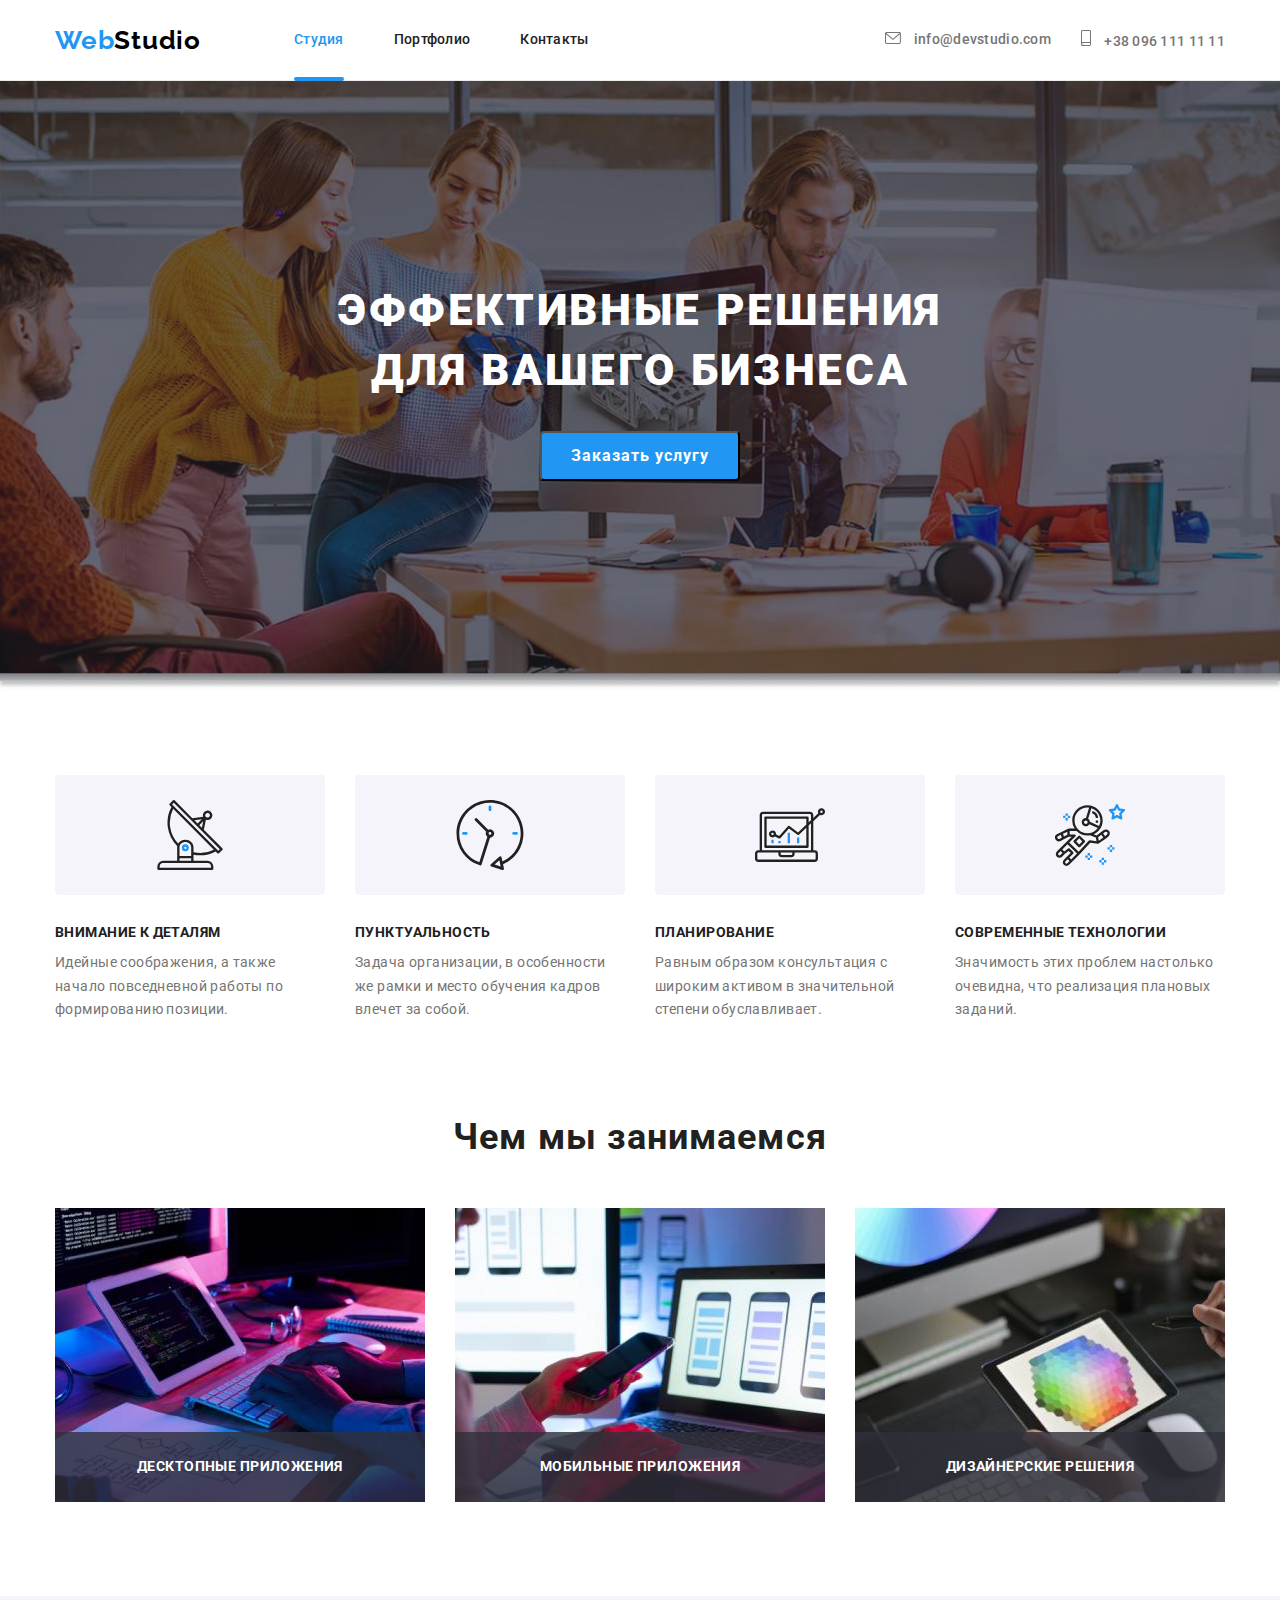
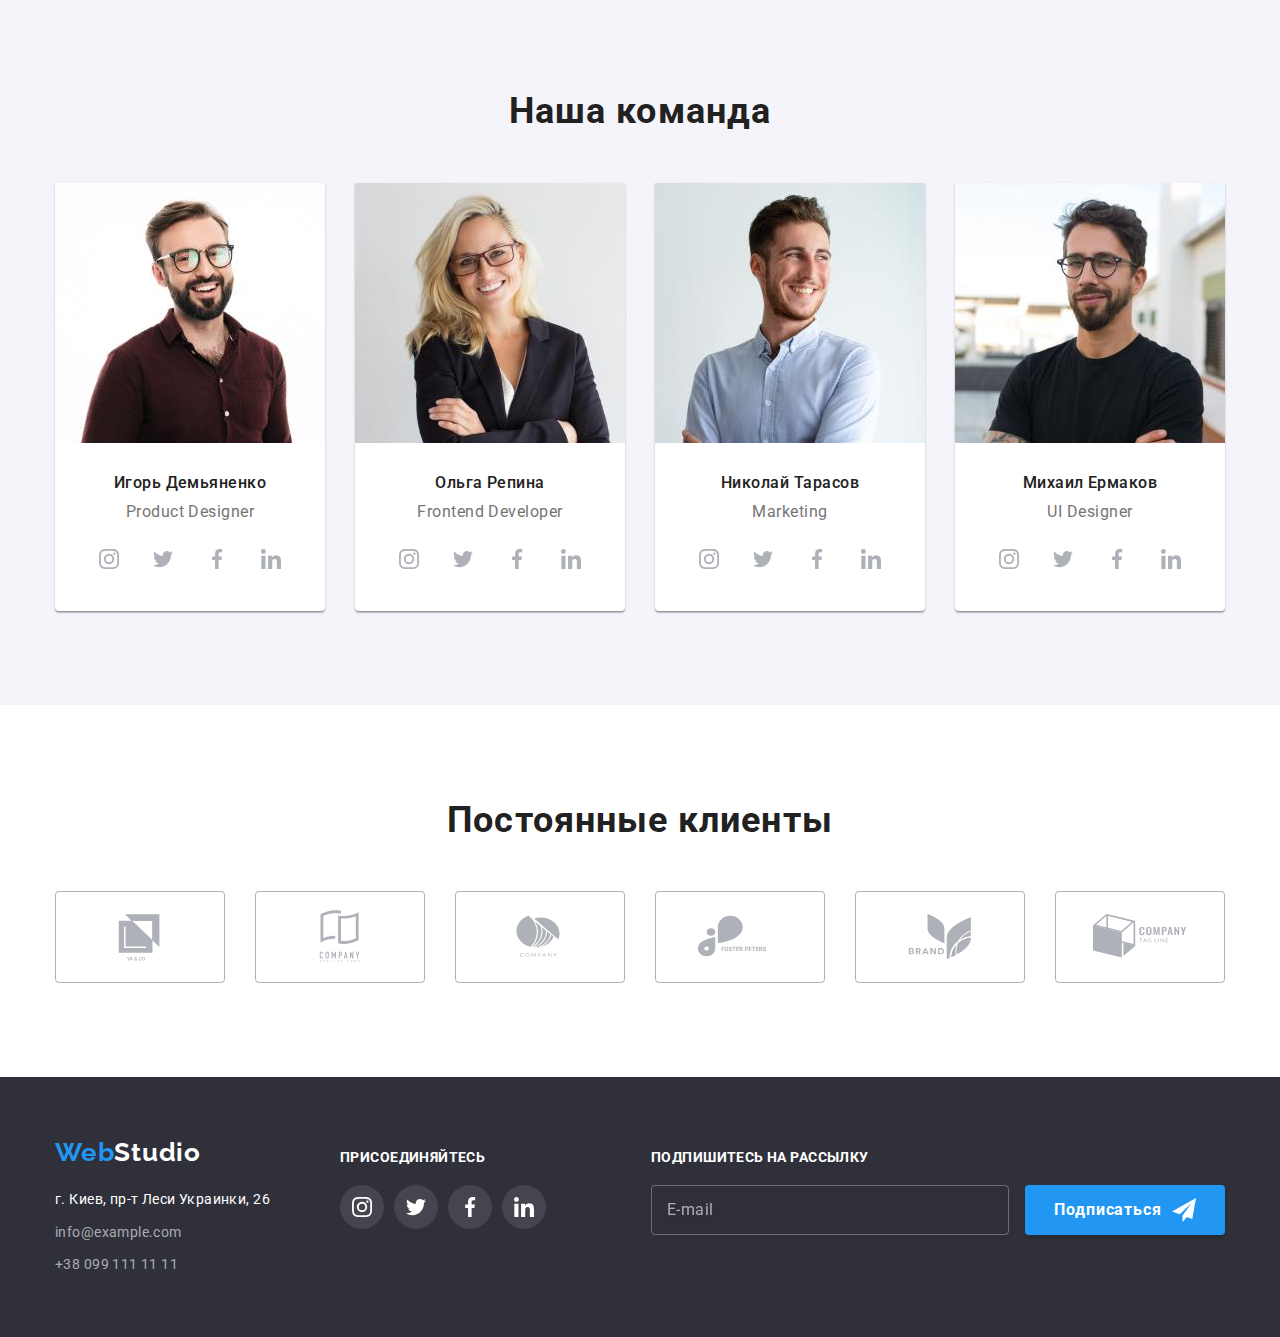
<file: index.html>
<!DOCTYPE html>
<html lang="ru">
  <head>
    <meta charset="UTF-8" />
    <meta http-equiv="X-UA-Compatible" content="IE=edge" />
    <meta name="viewport" content="width=device-width, initial-scale=1.0" />
    <title>Document</title>
    <link rel="preconnect" href="https://fonts.googleapis.com" />
    <link rel="preconnect" href="https://fonts.gstatic.com" crossorigin />
    <link
      href="https://fonts.googleapis.com/css2?family=Raleway:wght@700&family=Roboto:wght@400;500;700;900&display=swap"
      rel="stylesheet"
    />
    <link rel="stylesheet" href="./css/main.min.css" />
  </head>
  <body>
    <header class="header">
      <div class="container header__container">
        <nav class="header-navigation">
          <a href="./index.html" class="logo link" lang="en"
            ><span class="logo__first-part">Web</span
            ><span class="logo__second-part_dark">Studio</span></a
          >
          <ul class="list navigation-list">
            <li class="navigation-list__item">
              <a class="link page-link active" href="index.html">Студия</a>
            </li>
            <li class="navigation-list__item">
              <a class="link page-link" href="portfolio.html">Портфолио</a>
            </li>
            <li class="navigation-list__item">
              <a class="link page-link" href="">Контакты</a>
            </li>
          </ul>
        </nav>
        <ul class="contacts list">
          <li class="contacts__item">
            <a class="contact__link link" href="mailto:info@devstudio.com">
              <svg class="contact__icon" width="16" height="12">
                <use href="./images/icons.svg#icon-envelope"></use>
              </svg>
              info@devstudio.com</a
            >
          </li>
          <li class="contacts__item">
            <a class="contact__link link" href="tel:+380961111111">
              <svg class="contact__icon" width="10" height="16">
                <use href="./images/icons.svg#icon-smartphone"></use>
              </svg>
              +38 096 111 11 11</a
            >
          </li>
        </ul>
      </div>
    </header>
    <main>
      <section class="hero">
        <div class="container hero__container">
          <h1 class="hero__title">
            Эффективные решения<br />для вашего бизнеса
          </h1>
          <button class="hero__button" type="button" data-modal-open>
            Заказать услугу
          </button>
        </div>
      </section>
      <section class="traits">
        <div class="container">
          <h2 class="visually-hidden">Наши достоинства</h2>
          <ul class="traits__list list">
            <li class="traits__item">
              <div class="traits__logo">
                <svg class="traits__icon" width="70" height="70">
                  <use href="./images/icons.svg#icon-antenna"></use>
                </svg>
              </div>
              <h3 class="traits__title">Внимание к деталям</h3>
              <p class="traits__description">
                Идейные соображения, а также начало повседневной работы по
                формированию позиции.
              </p>
            </li>
            <li class="traits__item">
              <div class="traits__logo">
                <svg class="traits__icon" width="70" height="70">
                  <use href="./images/icons.svg#icon-clock"></use>
                </svg>
              </div>
              <h3 class="traits__title">Пунктуальность</h3>
              <p class="traits__description">
                Задача организации, в особенности же рамки и место обучения
                кадров влечет за собой.
              </p>
            </li>
            <li class="traits__item">
              <div class="traits__logo">
                <svg class="traits__icon" width="70" height="70">
                  <use href="./images/icons.svg#icon-diagram"></use>
                </svg>
              </div>
              <h3 class="traits__title">Планирование</h3>
              <p class="traits__description">
                Равным образом консультация с широким активом в значительной
                степени обуславливает.
              </p>
            </li>
            <li class="traits__item">
              <div class="traits__logo">
                <svg class="traits__icon" width="70" height="70">
                  <use href="./images/icons.svg#icon-astronaut"></use>
                </svg>
              </div>
              <h3 class="traits__title">Современные технологии</h3>
              <p class="traits__description">
                Значимость этих проблем настолько очевидна, что реализация
                плановых заданий.
              </p>
            </li>
          </ul>
        </div>
      </section>
      <section class="about">
        <div class="container">
          <h2 class="about__title">Чем мы занимаемся</h2>
          <ul class="about__list list">
            <li class="about__item">
              <div class="about__poster">
                <img
                  src="./images/box-desktop.jpg"
                  alt="работа на десктопе"
                  width="370"
                  height="294"
                />
                <p class="about__text">Десктопные приложения</p>
              </div>
            </li>
            <li class="about__item">
              <div class="about__poster">
                <img
                  src="./images/box-laptop.jpg"
                  alt="работа на лептопе"
                  width="370"
                  height="294"
                />
                <p class="about__text">Мобильные приложения</p>
              </div>
            </li>
            <li class="about__item">
              <div class="about__poster">
                <img
                  src="./images/box-tablet.jpg"
                  alt="работа на планшете"
                  width="370"
                  height="294"
                />
                <p class="about__text">Дизайнерские решения</p>
              </div>
            </li>
          </ul>
        </div>
      </section>
      <section class="team">
        <div class="container">
          <h2 class="team__title">Наша команда</h2>
          <ul class="team__list list">
            <li class="team__member">
              <img
                src="./images/demjanenko.jpg"
                alt="аватарка"
                width="270"
                height="260"
              />
              <div class="unit">
                <h3 class="unit__name">Игорь Демьяненко</h3>
                <p lang="en" class="unit__position">Product Designer</p>
                <ul class="socials list">
                  <li class="socials__item">
                    <a href="" class="socials__link">
                      <svg class="socials__icon" width="20" height="20">
                        <use href="./images/icons.svg#icon-instagram"></use>
                      </svg>
                    </a>
                  </li>
                  <li class="socials__item">
                    <a href="" class="socials__link">
                      <svg class="socials__icon" width="20" height="20">
                        <use href="./images/icons.svg#icon-twitter"></use>
                      </svg>
                    </a>
                  </li>
                  <li class="socials__item">
                    <a href="" class="socials__link">
                      <svg class="socials__icon" width="20" height="20">
                        <use href="./images/icons.svg#icon-facebook"></use>
                      </svg>
                    </a>
                  </li>
                  <li class="socials__item">
                    <a href="" class="socials__link">
                      <svg class="socials__icon" width="20" height="20">
                        <use href="./images/icons.svg#icon-linkedin"></use>
                      </svg>
                    </a>
                  </li>
                </ul>
              </div>
            </li>
            <li class="team__member">
              <img
                src="./images/repina.jpg"
                alt="аватарка"
                width="270"
                height="260"
              />
              <div class="unit">
                <h3 class="unit__name">Ольга Репина</h3>
                <p lang="en" class="unit__position">Frontend Developer</p>
                <ul class="socials list">
                  <li class="socials__item">
                    <a href="" class="socials__link">
                      <svg class="socials__icon" width="20" height="20">
                        <use href="./images/icons.svg#icon-instagram"></use>
                      </svg>
                    </a>
                  </li>
                  <li class="socials__item">
                    <a href="" class="socials__link">
                      <svg class="socials__icon" width="20" height="20">
                        <use href="./images/icons.svg#icon-twitter"></use>
                      </svg>
                    </a>
                  </li>
                  <li class="socials__item">
                    <a href="" class="socials__link">
                      <svg class="socials__icon" width="20" height="20">
                        <use href="./images/icons.svg#icon-facebook"></use>
                      </svg>
                    </a>
                  </li>
                  <li class="socials__item">
                    <a href="" class="socials__link">
                      <svg class="socials__icon" width="20" height="20">
                        <use href="./images/icons.svg#icon-linkedin"></use>
                      </svg>
                    </a>
                  </li>
                </ul>
              </div>
            </li>
            <li class="team__member">
              <img
                src="./images/tarasov.jpg"
                alt="аватарка"
                width="270"
                height="260"
              />
              <div class="unit">
                <h3 class="unit__name">Николай Тарасов</h3>
                <p lang="en" class="unit__position">Marketing</p>
                <ul class="socials list">
                  <li class="socials__item">
                    <a href="" class="socials__link">
                      <svg class="socials__icon" width="20" height="20">
                        <use href="./images/icons.svg#icon-instagram"></use>
                      </svg>
                    </a>
                  </li>
                  <li class="socials__item">
                    <a href="" class="socials__link">
                      <svg class="socials__icon" width="20" height="20">
                        <use href="./images/icons.svg#icon-twitter"></use>
                      </svg>
                    </a>
                  </li>
                  <li class="socials__item">
                    <a href="" class="socials__link">
                      <svg class="socials__icon" width="20" height="20">
                        <use href="./images/icons.svg#icon-facebook"></use>
                      </svg>
                    </a>
                  </li>
                  <li class="socials__item">
                    <a href="" class="socials__link">
                      <svg class="socials__icon" width="20" height="20">
                        <use href="./images/icons.svg#icon-linkedin"></use>
                      </svg>
                    </a>
                  </li>
                </ul>
              </div>
            </li>
            <li class="team__member">
              <img
                src="./images/ermakov.jpg"
                alt="аватарка"
                width="270"
                height="260"
              />
              <div class="unit">
                <h3 class="unit__name">Михаил Ермаков</h3>
                <p lang="en" class="unit__position">UI Designer</p>
                <ul class="socials list">
                  <li class="socials__item">
                    <a href="" class="socials__link">
                      <svg class="socials__icon" width="20" height="20">
                        <use href="./images/icons.svg#icon-instagram"></use>
                      </svg>
                    </a>
                  </li>
                  <li class="socials__item">
                    <a href="" class="socials__link">
                      <svg class="socials__icon" width="20" height="20">
                        <use href="./images/icons.svg#icon-twitter"></use>
                      </svg>
                    </a>
                  </li>
                  <li class="socials__item">
                    <a href="" class="socials__link">
                      <svg class="socials__icon" width="20" height="20">
                        <use href="./images/icons.svg#icon-facebook"></use>
                      </svg>
                    </a>
                  </li>
                  <li class="socials__item">
                    <a href="" class="socials__link">
                      <svg class="socials__icon" width="20" height="20">
                        <use href="./images/icons.svg#icon-linkedin"></use>
                      </svg>
                    </a>
                  </li>
                </ul>
              </div>
            </li>
          </ul>
        </div>
      </section>
      <section class="customers">
        <div class="container">
          <h2 class="customers__title">Постоянные клиенты</h2>
          <ul class="customers__logos list">
            <li class="customers__item">
              <a href="" class="customers__link">
                <svg class="customer__logo" width="106" height="60">
                  <use href="./images/icons.svg#icon-ya-and-ko"></use>
                </svg>
              </a>
            </li>
            <li class="customers__item">
              <a href="" class="customers__link">
                <svg class="customer__logo" width="106" height="60">
                  <use
                    href="./images/icons.svg#icon-company-tag-line-here"
                  ></use>
                </svg>
              </a>
            </li>
            <li class="customers__item">
              <a href="" class="customers__link">
                <svg class="customer__logo" width="106" height="60">
                  <use href="./images/icons.svg#icon-company"></use>
                </svg>
              </a>
            </li>
            <li class="customers__item">
              <a href="" class="customers__link">
                <svg class="customer__logo" width="106" height="60">
                  <use href="./images/icons.svg#icon-foster-peters"></use>
                </svg>
              </a>
            </li>
            <li class="customers__item">
              <a href="" class="customers__link">
                <svg class="customer__logo" width="106" height="60">
                  <use href="./images/icons.svg#icon-brand"></use>
                </svg>
              </a>
            </li>
            <li class="customers__item">
              <a href="" class="customers__link">
                <svg class="customer__logo" width="106" height="60">
                  <use href="./images/icons.svg#icon-tag-line-company"></use>
                </svg>
              </a>
            </li>
          </ul>
        </div>
      </section>
    </main>
    <footer class="footer">
      <div class="container footer-container">
        <ul class="footer-list list">
          <li class="footer-list__item">
            <div class="logo-box">
              <a class="logo link" href="./index.html" lang="en"
                ><span class="logo__first-part">Web</span
                ><span class="logo__second-part_light">Studio</span></a
              >
            </div>
            <address>
              <ul class="address-list list">
                <li class="address-list__item">
                  <a
                    class="map-link link"
                    href="https://goo.gl/maps/PAfpmVnmsfbDf3pm9"
                    target="_blank"
                    rel="noopener noreferrer"
                    >г. Киев, пр-т Леси Украинки, 26</a
                  >
                </li>
                <li class="address-list__item">
                  <a
                    class="address-list__link link"
                    href="mailto:info@example.com"
                    >info@example.com</a
                  >
                </li>
                <li class="address-list__item">
                  <a class="address-list__link link" href="tel:+380991111111"
                    >+38 099 111 11 11</a
                  >
                </li>
              </ul>
            </address>
          </li>
          <li class="footer-list__item">
            <div class="join-us">
              <p class="footer-title">Присоединяйтесь</p>
              <ul class="our-socials list">
                <li class="our-socials__item">
                  <a href="" class="our-socials__link">
                    <svg class="our-socials__icon" width="20" height="20">
                      <use href="./images/icons.svg#icon-instagram"></use>
                    </svg>
                  </a>
                </li>
                <li class="our-socials__item">
                  <a href="" class="our-socials__link">
                    <svg class="our-socials__icon" width="20" height="20">
                      <use href="./images/icons.svg#icon-twitter"></use>
                    </svg>
                  </a>
                </li>
                <li class="our-socials__item">
                  <a href="" class="our-socials__link">
                    <svg class="our-socials__icon" width="20" height="20">
                      <use href="./images/icons.svg#icon-facebook"></use>
                    </svg>
                  </a>
                </li>
                <li class="our-socials__item">
                  <a href="" class="our-socials__link">
                    <svg class="our-socials__icon" width="20" height="20">
                      <use href="./images/icons.svg#icon-linkedin"></use>
                    </svg>
                  </a>
                </li>
              </ul>
            </div>
          </li>
        </ul>
        <div class="online-form">
          <p class="footer-title">Подпишитесь на рассылку</p>
          <form action="#" class="online-input">
            <input
              type="email"
              class="online-email"
              name="online-input"
              placeholder="E-mail"
            />
            <button type="submit" class="online-btn">
              Подписаться
              <svg class="online-input__logo" width="24" height="24">
                <use href="./images/icons.svg#icon-send"></use>
              </svg>
            </button>
          </form>
        </div>
      </div>
    </footer>
    <div class="backdrop is-hidden" data-modal>
      <div class="modal">
        <button type="button" class="modal__close-btn" data-modal-close>
          <svg class="modal__close-icon" width="18" height="18">
            <use href="./images/icons.svg#icon-close"></use>
          </svg>
        </button>
        <p class="modal__title">Оставьте свои данные, мы вам перезвоним</p>
        <form action="#" class="modal__form">
          <div class="modal__field">
            <label for="user-name" class="modal__label-text">Имя</label>
            <div class="modal__wrap">
              <input
                type="text"
                name="user-name"
                id="user-name"
                class="modal__input"
                required
                minlength="2"
              /><svg class="input-icon" width="18px" height="18px">
                <use href="images/icons.svg#icon-person"></use>
              </svg>
            </div>
          </div>
          <div class="modal__field">
            <label for="user-tel" class="modal__label-text">Телефон</label>
            <div class="modal__wrap">
              <input
                type="tel"
                name="user-tel"
                id="user-tel"
                class="modal__input"
                required
              />
              <svg class="input-icon" width="18px" height="18px">
                <use href="images/icons.svg#icon-phone"></use>
              </svg>
            </div>
          </div>
          <div class="modal__field">
            <label for="user-mail" class="modal__label-text">Почта</label>
            <div class="modal__wrap">
              <input
                type="email"
                name="user-mail"
                id="user-mail"
                class="modal__input"
              /><svg class="input-icon" width="18px" height="18px">
                <use href="images/icons.svg#icon-email"></use>
              </svg>
            </div>
          </div>
          <div class="modal__field">
            <label for="coment" class="modal__label-text">Комментарий</label>
            <textarea
              name="coment"
              id="coment"
              cols="30"
              rows="10"
              class="modal__textarea"
              placeholder="Введите текст"
            ></textarea>
          </div>
          <div class="modal__field">
            <input
              type="checkbox"
              name="policy"
              id="policy"
              class="modal__check visually-hidden"
            />
            <label for="policy" class="check__text"
              ><span class="check__item">
                <svg class="check__icon" width="11px" height="8px">
                  <use href="images/icons.svg#icon-check"></use>
                </svg>
              </span>
              Соглашаюсь с рассылкой и принимаю
              <a href="" class="modal__terms-link">Условия договора</a></label
            >
          </div>

          <button type="submit" class="modal__button">Отправить</button>
        </form>
      </div>
    </div>
    <script src="./js/modal.js"></script>
  </body>
</html>
</file>
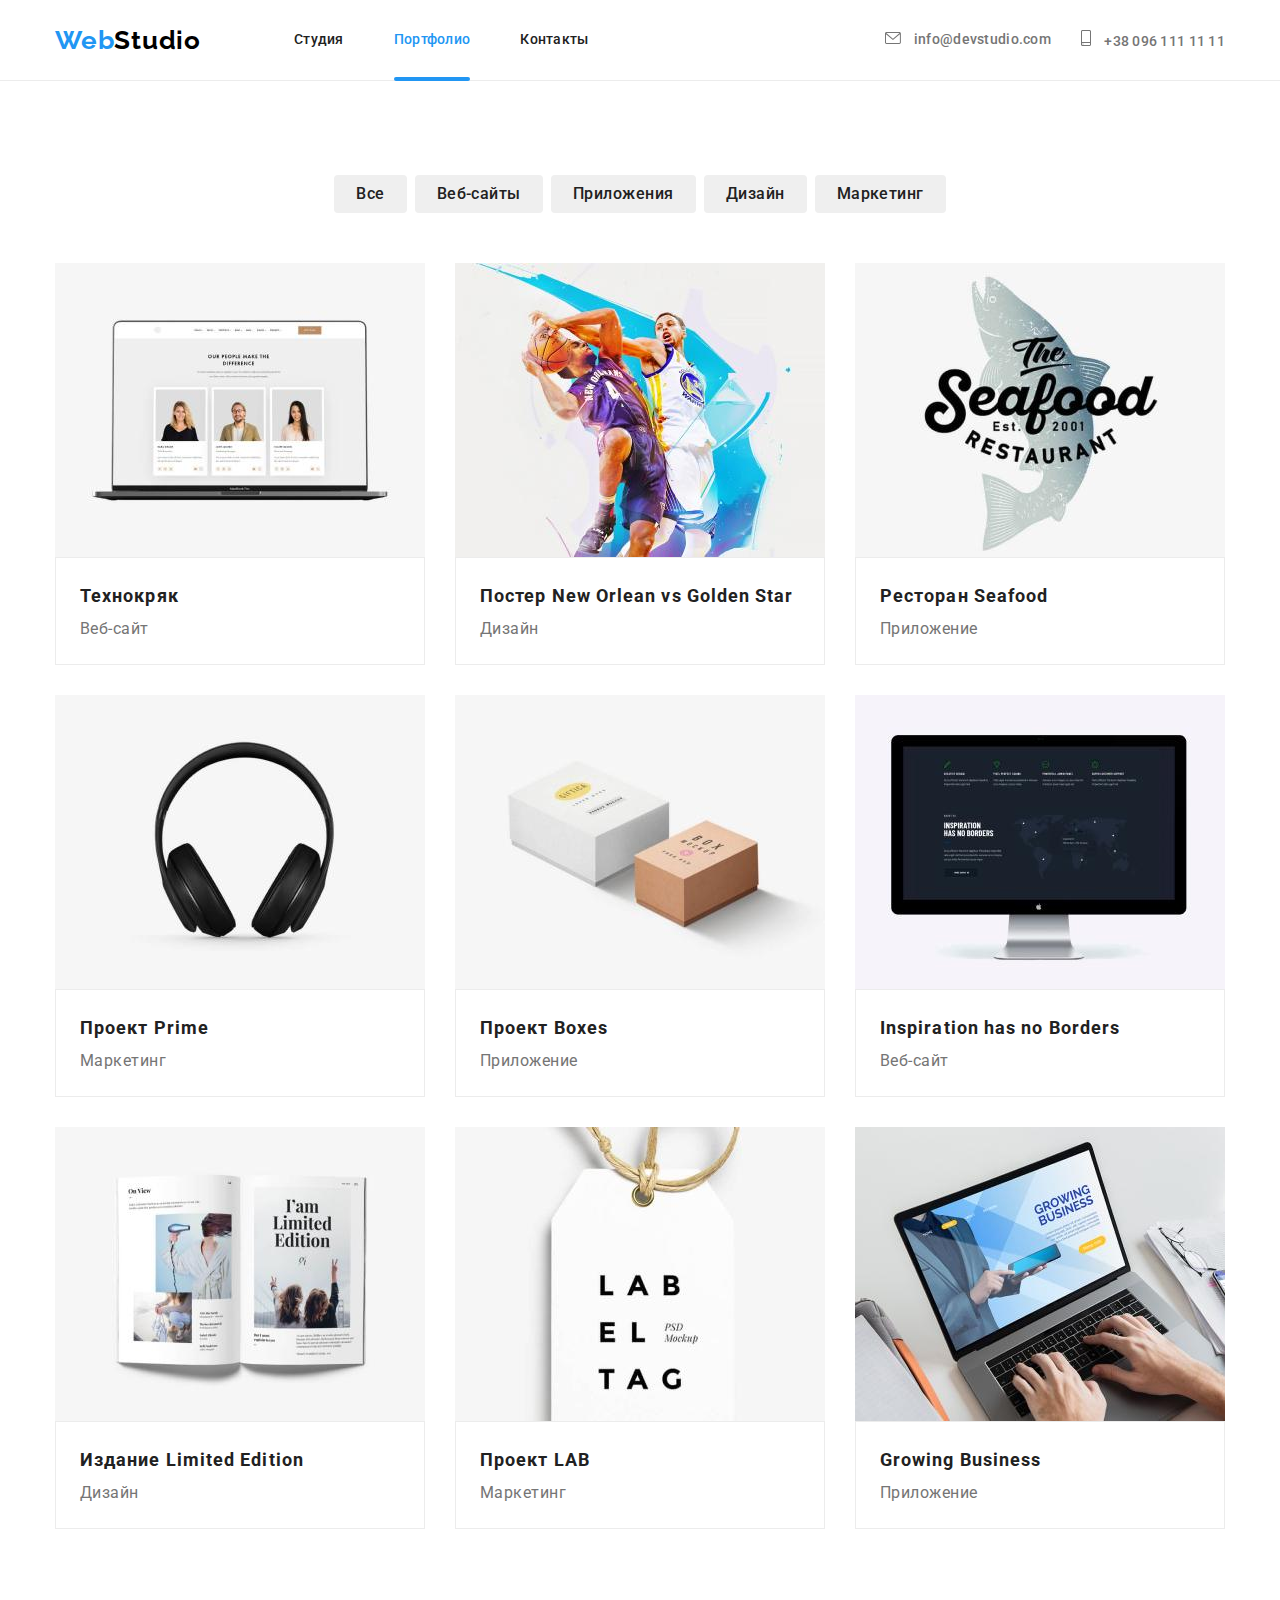
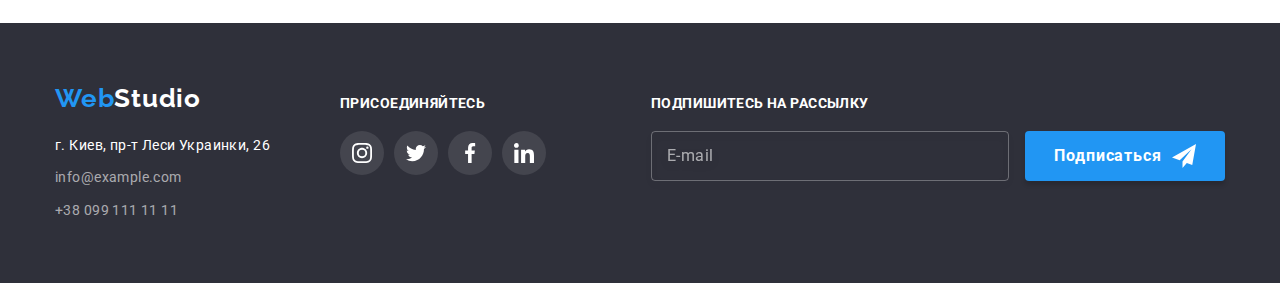
<file: portfolio.html>
<!DOCTYPE html>
<html lang="en">
  <head>
    <meta charset="UTF-8" />
    <meta http-equiv="X-UA-Compatible" content="IE=edge" />
    <meta name="viewport" content="width=device-width, initial-scale=1.0" />
    <title>Document</title>
    <link rel="preconnect" href="https://fonts.googleapis.com" />
    <link rel="preconnect" href="https://fonts.gstatic.com" crossorigin />
    <link
      href="https://fonts.googleapis.com/css2?family=Raleway:wght@700&family=Roboto:wght@400;500;700;900&display=swap"
      rel="stylesheet"
    />
    <link rel="stylesheet" href="./css/main.min.css" />
  </head>
  <body>
    <header class="header">
      <div class="container header__container">
        <nav class="header-navigation">
          <a href="./index.html" class="logo link" lang="en"
            ><span class="logo__first-part">Web</span
            ><span class="logo__second-part_dark">Studio</span></a
          >
          <ul class="list navigation-list">
            <li class="navigation-list__item">
              <a class="link page-link" href="index.html">Студия</a>
            </li>
            <li class="navigation-list__item">
              <a class="link page-link active" href="portfolio.html"
                >Портфолио</a
              >
            </li>
            <li class="navigation-list__item">
              <a class="link page-link" href="">Контакты</a>
            </li>
          </ul>
        </nav>
        <ul class="contacts list">
          <li class="contacts__item">
            <a class="contact__link link" href="mailto:info@devstudio.com">
              <svg class="contact__icon" width="16" height="12">
                <use href="./images/icons.svg#icon-envelope"></use>
              </svg>
              info@devstudio.com</a
            >
          </li>
          <li class="contacts__item">
            <a class="contact__link link" href="tel:+380961111111">
              <svg class="contact__icon" width="10" height="16">
                <use href="./images/icons.svg#icon-smartphone"></use>
              </svg>
              +38 096 111 11 11</a
            >
          </li>
        </ul>
      </div>
    </header>
    <main>
      <section class="portfolio">
        <div class="container">
          <h1 class="visually-hidden">Портфолио</h1>
          <ul class="portfolio-buttons list">
            <li class="portfolio-buttons__item">
              <button class="filter-button" type="button">Все</button>
            </li>
            <li class="portfolio-buttons__item">
              <button class="filter-button" type="button">Веб-сайты</button>
            </li>
            <li class="portfolio-buttons__item">
              <button class="filter-button" type="button">Приложения</button>
            </li>
            <li class="portfolio-buttons__item">
              <button class="filter-button" type="button">Дизайн</button>
            </li>
            <li class="portfolio-buttons__item">
              <button class="filter-button" type="button">Маркетинг</button>
            </li>
          </ul>
          <ul class="portfolio-galery list">
            <li class="portfolio-galery__item">
              <a class="portfolio-galery__link link" href="">
                <div class="portfolio-galery__wrap">
                  <img
                    src="./images/laptop-s-licami.jpg"
                    alt="три персоны"
                    width="370"
                    height="294"
                  />
                  <p class="portfolio-galery__top-text">
                    Технокряк это современная площадка распространения
                    коронавируса. Компании используют эту платформу для
                    цифрового шпионажа и атак на защищённые сервера конкурентов.
                  </p>
                </div>
                <div class="portfolio-text">
                  <h2 class="portfolio-item__title">Технокряк</h2>
                  <p class="portfolio-item__type">Веб-сайт</p>
                </div>
              </a>
            </li>
            <li class="portfolio-galery__item">
              <a class="portfolio-galery__link link" href="">
                <div class="portfolio-galery__wrap">
                  <img
                    src="./images/basketball.jpg"
                    alt="постер баскетболл"
                    width="370"
                    height="294"
                  />
                  <p class="portfolio-galery__top-text">
                    Технокряк это современная площадка распространения
                    коронавируса. Компании используют эту платформу для
                    цифрового шпионажа и атак на защищённые сервера конкурентов.
                  </p>
                </div>
                <div class="portfolio-text">
                  <h2 class="portfolio-item__title">
                    Постер New Orlean vs Golden Star
                  </h2>
                  <p class="portfolio-item__type">Дизайн</p>
                </div>
              </a>
            </li>
            <li class="portfolio-galery__item">
              <a class="portfolio-galery__link link" href="">
                <div class="portfolio-galery__wrap">
                  <img
                    src="./images/seafood.jpg"
                    alt="ресторан"
                    width="370"
                    height="294"
                  />
                  <p class="portfolio-galery__top-text">
                    Технокряк это современная площадка распространения
                    коронавируса. Компании используют эту платформу для
                    цифрового шпионажа и атак на защищённые сервера конкурентов.
                  </p>
                </div>
                <div class="portfolio-text">
                  <h2 class="portfolio-item__title">Ресторан Seafood</h2>
                  <p class="portfolio-item__type">Приложение</p>
                </div>
              </a>
            </li>
            <li class="portfolio-galery__item">
              <a class="portfolio-galery__link link" href="">
                <div class="portfolio-galery__wrap">
                  <img
                    src="./images/headphones.jpg"
                    alt="наушники"
                    width="370"
                    height="294"
                  />
                  <p class="portfolio-galery__top-text">
                    Технокряк это современная площадка распространения
                    коронавируса. Компании используют эту платформу для
                    цифрового шпионажа и атак на защищённые сервера конкурентов.
                  </p>
                </div>
                <div class="portfolio-text">
                  <h2 class="portfolio-item__title">Проект Prime</h2>
                  <p class="portfolio-item__type">Маркетинг</p>
                </div>
              </a>
            </li>
            <li class="portfolio-galery__item">
              <a class="portfolio-galery__link link" href="">
                <div class="portfolio-galery__wrap">
                  <img
                    src="./images/boxes.jpg"
                    alt="коробочки"
                    width="370"
                    height="294"
                  />
                  <p class="portfolio-galery__top-text">
                    Технокряк это современная площадка распространения
                    коронавируса. Компании используют эту платформу для
                    цифрового шпионажа и атак на защищённые сервера конкурентов.
                  </p>
                </div>
                <div class="portfolio-text">
                  <h2 class="portfolio-item__title">Проект Boxes</h2>
                  <p class="portfolio-item__type">Приложение</p>
                </div>
              </a>
            </li>
            <li class="portfolio-galery__item">
              <a class="portfolio-galery__link link" href="">
                <div class="portfolio-galery__wrap">
                  <img
                    src="./images/monitor.jpg"
                    alt="монитор"
                    width="370"
                    height="294"
                  />
                  <p class="portfolio-galery__top-text">
                    Технокряк это современная площадка распространения
                    коронавируса. Компании используют эту платформу для
                    цифрового шпионажа и атак на защищённые сервера конкурентов.
                  </p>
                </div>
                <div class="portfolio-text">
                  <h2 lang="en" class="portfolio-item__title">
                    Inspiration has no Borders
                  </h2>
                  <p class="portfolio-item__type">Веб-сайт</p>
                </div>
              </a>
            </li>
            <li class="portfolio-galery__item">
              <a class="portfolio-galery__link link" href="">
                <div class="portfolio-galery__wrap">
                  <img
                    src="./images/book.jpg"
                    alt="книга"
                    width="370"
                    height="294"
                  />
                  <p class="portfolio-galery__top-text">
                    Технокряк это современная площадка распространения
                    коронавируса. Компании используют эту платформу для
                    цифрового шпионажа и атак на защищённые сервера конкурентов.
                  </p>
                </div>
                <div class="portfolio-text">
                  <h2 class="portfolio-item__title">Издание Limited Edition</h2>
                  <p class="portfolio-item__type">Дизайн</p>
                </div>
              </a>
            </li>
            <li class="portfolio-galery__item">
              <a class="portfolio-galery__link link" href="">
                <div class="portfolio-galery__wrap">
                  <img
                    src="./images/label.jpg"
                    alt="ярлык"
                    width="370"
                    height="294"
                  />
                  <p class="portfolio-galery__top-text">
                    Технокряк это современная площадка распространения
                    коронавируса. Компании используют эту платформу для
                    цифрового шпионажа и атак на защищённые сервера конкурентов.
                  </p>
                </div>
                <div class="portfolio-text">
                  <h2 class="portfolio-item__title">Проект LAB</h2>
                  <p class="portfolio-item__type">Маркетинг</p>
                </div>
              </a>
            </li>
            <li class="portfolio-galery__item">
              <a class="portfolio-galery__link link" href="">
                <div class="portfolio-galery__wrap">
                  <img
                    src="./images/laptop-s-rukami.jpg"
                    alt="ноутбук с презентацией"
                    width="370"
                    height="294"
                  />
                  <p class="portfolio-galery__top-text">
                    Технокряк это современная площадка распространения
                    коронавируса. Компании используют эту платформу для
                    цифрового шпионажа и атак на защищённые сервера конкурентов.
                  </p>
                </div>
                <div class="portfolio-text">
                  <h2 lang="en" class="portfolio-item__title">
                    Growing Business
                  </h2>
                  <p class="portfolio-item__type">Приложение</p>
                </div>
              </a>
            </li>
          </ul>
        </div>
      </section>
    </main>
    <footer class="footer">
      <div class="container footer-container">
        <ul class="footer-list list">
          <li class="footer-list__item">
            <div class="logo-box">
              <a class="logo link" href="./index.html" lang="en"
                ><span class="logo__first-part">Web</span
                ><span class="logo__second-part_light">Studio</span></a
              >
            </div>
            <address>
              <ul class="address-list list">
                <li class="address-list__item">
                  <a
                    class="map-link link"
                    href="https://goo.gl/maps/PAfpmVnmsfbDf3pm9"
                    target="_blank"
                    rel="noopener noreferrer"
                    >г. Киев, пр-т Леси Украинки, 26</a
                  >
                </li>
                <li class="address-list__item">
                  <a
                    class="address-list__link link"
                    href="mailto:info@example.com"
                    >info@example.com</a
                  >
                </li>
                <li class="address-list__item">
                  <a class="address-list__link link" href="tel:+380991111111"
                    >+38 099 111 11 11</a
                  >
                </li>
              </ul>
            </address>
          </li>
          <li class="footer-list__item">
            <div class="join-us">
              <p class="footer-title">Присоединяйтесь</p>
              <ul class="our-socials list">
                <li class="our-socials__item">
                  <a href="" class="our-socials__link">
                    <svg class="our-socials__icon" width="20" height="20">
                      <use href="./images/icons.svg#icon-instagram"></use>
                    </svg>
                  </a>
                </li>
                <li class="our-socials__item">
                  <a href="" class="our-socials__link">
                    <svg class="our-socials__icon" width="20" height="20">
                      <use href="./images/icons.svg#icon-twitter"></use>
                    </svg>
                  </a>
                </li>
                <li class="our-socials__item">
                  <a href="" class="our-socials__link">
                    <svg class="our-socials__icon" width="20" height="20">
                      <use href="./images/icons.svg#icon-facebook"></use>
                    </svg>
                  </a>
                </li>
                <li class="our-socials__item">
                  <a href="" class="our-socials__link">
                    <svg class="our-socials__icon" width="20" height="20">
                      <use href="./images/icons.svg#icon-linkedin"></use>
                    </svg>
                  </a>
                </li>
              </ul>
            </div>
          </li>
        </ul>
        <div class="online-form">
          <p class="footer-title">Подпишитесь на рассылку</p>
          <form action="#" class="online-input">
            <input
              type="email"
              class="online-email"
              name="online-input"
              placeholder="E-mail"
            />
            <button type="submit" class="online-btn">
              Подписаться
              <svg class="online-input__logo" width="24" height="24">
                <use href="./images/icons.svg#icon-send"></use>
              </svg>
            </button>
          </form>
        </div>
      </div>
    </footer>
  </body>
</html>
</file>
<file: css/main.min.css>
/*! modern-normalize v1.1.0 | MIT License | https://github.com/sindresorhus/modern-normalize */*,::before,::after{box-sizing:border-box}html{line-height:1.15;-webkit-text-size-adjust:100%;-moz-tab-size:4;tab-size:4}body{margin:0;font-family:system-ui,-apple-system,"Segoe UI",Roboto,Helvetica,Arial,sans-serif,"Apple Color Emoji","Segoe UI Emoji"}hr{height:0;color:inherit}abbr[title]{text-decoration:underline dotted}b,strong{font-weight:bolder}code,kbd,samp,pre{font-family:ui-monospace, SFMono-Regular, Consolas, 'Liberation Mono', Menlo, monospace;font-size:1em}small{font-size:80%}sub,sup{font-size:75%;line-height:0;position:relative;vertical-align:baseline}sub{bottom:-0.25em}sup{top:-0.5em}table{text-indent:0;border-color:inherit}button,input,optgroup,select,textarea{font-family:inherit;font-size:100%;line-height:1.15;margin:0}button,select{text-transform:none}button,[type='button'],[type='reset'],[type='submit']{-webkit-appearance:button}::-moz-focus-inner{border-style:none;padding:0}:-moz-focusring{outline:1px dotted ButtonText}:-moz-ui-invalid{box-shadow:none}legend{padding:0}progress{vertical-align:baseline}::-webkit-inner-spin-button,::-webkit-outer-spin-button{height:auto}[type='search']{-webkit-appearance:textfield;outline-offset:-2px}::-webkit-search-decoration{-webkit-appearance:none}::-webkit-file-upload-button{-webkit-appearance:button;font:inherit}summary{display:list-item}:root{--main-title-color: #ffffff;--second-title-color: #212121;--main-text-color: #757575;--first-header-text-color: #212121;--second-header-text-color: #757575;--accent-color: #2196f3;--first-footer-text-color: #ffffff;--second-footer-color: rgba(255, 255, 255, 0.6);--first-logo-color: #2196f3;--second-logo-color: #000000;--third-logo-color: #ffffff;--main-button-color: #212121;--second-button-color: #ffffff;--background-color: #2f303a;--our-team-background: #f5f4fa;--main-background-color: #ffffff;--base-svg-color: #afb1b8;--header-line-color: #ececec;--background-traits-logo: #f5f4fa;--about-background-text:rgba(47, 48, 58, 0.8);--footer-icon-background:rgba(255, 255, 255, 0.1);--footer-email-placeholder:rgba(255, 255, 255, 0.6);--modal-background:#ffffff;--modal-icon-fill:#212121;--modal-placeholder-text:rgba(117, 117, 117, 0.5);--modal-button-color:#ffffff;--check-icon-color:#ffffff;--portfolio-item-text-background:rgba(33, 150, 243, 0.9);--main-text-font: Roboto;--logo-text-font: Raleway}p,h1,h2,h3,h4,h5,h6{margin:0}ul{margin:0;padding:0}img{display:block}body{font-family:var(--main-text-font),sans-serif}.list{list-style:none}.link{text-decoration:none}.container{width:1200px;padding-left:15px;padding-right:15px;margin:0 auto}.logo{font-family:var(--logo-text-font);font-weight:700;font-size:26px;line-height:1.19;letter-spacing:0.03em}.logo__first-part{color:var(--first-logo-color)}.logo__second-part_dark{color:var(--second-logo-color)}.logo__second-part_light{color:var(--third-logo-color)}.visually-hidden{position:absolute;white-space:nowrap;width:1px;height:1px;overflow:hidden;border:0;padding:0;clip:rect(0 0 0 0);clip-path:inset(50%);margin:-1px}.header{border-bottom:1px solid var(--header-line-color)}.header__container{display:flex;align-items:center}.header-navigation{display:flex;align-items:center}.navigation-list{display:flex;margin-left:93px}.navigation-list__item:not(:last-child){margin-right:50px}.page-link{font-weight:500;font-size:14px;line-height:1.14;letter-spacing:0.02em;color:var(--first-header-text-color);transition:color 250ms cubic-bezier(0.4, 0, 0.2, 1);position:relative;display:block;padding-top:32px;padding-bottom:32px}.page-link.active{color:var(--accent-color)}.page-link.active::after{content:"";width:100%;height:4px;background-color:var(--accent-color);border-radius:2px;position:absolute;display:block;bottom:-1px;left:0}.page-link:hover{color:var(--accent-color)}.page-link:focus{color:var(--accent-color)}.contact__link{font-weight:500;font-size:14px;line-height:1.14;letter-spacing:0.02em;color:var(--second-header-text-color);transition:color 250ms cubic-bezier(0.4, 0, 0.2, 1)}.contact__link:hover,.contact__link:focus{color:var(--accent-color)}.contacts{display:flex;align-items:center;margin-left:auto}.contacts__item{display:flex}.contacts__item:not(:last-child){margin-right:30px}.contact__icon{fill:currentColor;margin-right:10px}.hero__container{text-align:center;padding-top:200px;padding-bottom:200px}.hero{background-color:var(--background-color);background-image:linear-gradient(rgba(47,48,58,0.4), rgba(47,48,58,0.4)),url(../images/hero-bg.jpg);background-repeat:no-repeat;background-size:cover;background-position:center;box-shadow:0px 4px 4px rgba(0,0,0,0.25)}.hero__title{font-weight:900;font-size:44px;line-height:1.36;letter-spacing:0.06em;text-transform:uppercase;text-align:center;color:var(--main-title-color);margin-bottom:30px}.hero__button{cursor:pointer;font-family:inherit;font-weight:700;font-size:16px;line-height:1.87;letter-spacing:0.06em;border-radius:4px;min-width:200px;min-height:50px;color:var(--second-button-color);background-color:var(--accent-color)}.traits{padding-top:94px;padding-bottom:94px}.traits__list{display:flex;justify-content:space-between}.traits__item{display:inline-block;width:270px}.traits__logo{display:flex;width:270px;height:120px;border-radius:4px;align-items:center;justify-content:center;background-color:var(--background-traits-logo);margin-bottom:30px}.traits__title{font-weight:700;font-size:14px;line-height:1.14;letter-spacing:0.03em;text-transform:uppercase;color:var(--second-title-color);margin-bottom:10px}.traits__description{font-size:14px;line-height:1.71;letter-spacing:0.03em;color:var(--main-text-color)}.about{padding-bottom:94px}.about__title{font-weight:700;font-size:36px;line-height:1.17;letter-spacing:0.03em;color:var(--first-header-text-color);text-align:center;margin-bottom:50px}.about__list{display:flex;justify-content:space-between}.about__poster{position:relative}.about__text{position:absolute;top:224px;width:100%;height:70px;padding-top:27px;font-weight:700;font-size:14px;line-height:1.14;text-align:center;letter-spacing:0.03em;text-transform:uppercase;color:var(--main-title-color);background:var(--about-background-text)}.team{background-color:var(--our-team-background);padding-top:94px;padding-bottom:94px}.team__title{font-weight:700;font-size:36px;line-height:1.17;letter-spacing:0.03em;color:var(--first-header-text-color);text-align:center;margin-bottom:50px}.team__list{display:flex;justify-content:space-between}.unit{padding-top:30px;padding-bottom:30px}.socials__item{width:44px;height:44px}.socials__item+.socials__item{margin-left:10px}.socials{display:flex;justify-content:center}.socials__link{width:100%;height:100%;background-color:var(--main-background-color);border-radius:50%;display:flex;align-items:center;justify-content:center;color:var(--base-svg-color);transition:color 250ms cubic-bezier(0.4, 0, 0.2, 1),background-color 250ms cubic-bezier(0.4, 0, 0.2, 1)}.socials__link:hover,.socials__link:focus{background-color:var(--accent-color);color:var(--main-background-color)}.socials__icon{fill:currentColor}.team__member{text-align:center;background-color:var(--main-background-color);border-bottom-left-radius:4px;border-bottom-right-radius:4px;box-shadow:0px 1px 3px rgba(0,0,0,0.12),0px 1px 1px rgba(0,0,0,0.14),0px 2px 1px rgba(0,0,0,0.2);border-radius:0px 0px 4px 4px}.unit__name{font-weight:500;font-size:16px;line-height:1.19;letter-spacing:0.03em;color:var(--second-title-color);margin-bottom:10px}.unit__position{font-size:16px;line-height:1.19;letter-spacing:0.03em;color:var(--main-text-color);margin-bottom:16px}.footer{background-color:var(--background-color);padding-top:60px;padding-bottom:60px}.footer-list{display:flex}.footer-container{display:flex}.logo-box{margin-bottom:20px}.address-list__item:not(:last-child){margin-bottom:9px}.map-link{font-style:normal;font-size:14px;line-height:1.71;letter-spacing:0.03em;color:var(--first-footer-text-color)}.address-list__link{font-style:normal;font-size:14px;line-height:1.71;letter-spacing:0.03em;color:var(--second-footer-color);transition:color 250ms cubic-bezier(0.4, 0, 0.2, 1)}.address-list__link:hover,.address-list__link:focus{color:var(--accent-color)}.join-us{padding-top:12px;margin-left:70px}.footer-title{font-style:normal;font-weight:700;font-size:14px;line-height:16px;letter-spacing:0.03em;text-transform:uppercase;color:var(--first-footer-text-color);margin-bottom:20px}.our-socials{display:flex}.our-socials__item{width:44px;height:44px}.our-socials__item+.our-socials__item{margin-left:10px}.our-socials__link{width:100%;height:100%;background-color:var(--footer-icon-background);border-radius:50%;display:flex;align-items:center;justify-content:center;color:var(--first-footer-text-color);transition:background-color 250ms cubic-bezier(0.4, 0, 0.2, 1)}.our-socials__link:hover,.our-socials__link:focus{background-color:var(--accent-color)}.our-socials__icon{fill:currentColor}.online-form{padding-top:12px;margin-left:auto}.online-email{width:358px;height:50px;padding-left:15px;margin-right:12px;background-color:transparent;border:1px solid rgba(255,255,255,0.3);box-sizing:border-box;filter:drop-shadow(0px 4px 4px rgba(0,0,0,0.15));border-radius:4px;font-size:16px;line-height:1.25;letter-spacing:0.03em;color:var(--first-footer-text-color)}.online-email::placeholder{font-size:16px;line-height:1.25;display:flex;align-items:center;letter-spacing:0.03em;color:var(--footer-email-placeholder)}.online-btn{display:inline-flex;cursor:pointer;font-family:inherit;font-weight:700;font-size:16px;line-height:1.87;letter-spacing:0.06em;border-radius:4px;box-shadow:0px 4px 4px rgba(0,0,0,0.15);border:none;min-width:200px;min-height:50px;color:var(--first-footer-text-color);background-color:var(--accent-color);text-align:center;align-items:center;justify-content:center}.online-input__logo{margin-left:10px}.portfolio{padding-bottom:94px;padding-top:94px}.filter-button{cursor:pointer;font-family:inherit;font-weight:500;font-size:16px;line-height:1.62;letter-spacing:0.03em;color:var(--main-button-color);border-radius:4px;padding:6px 22px 6px 22px;border:0;border-radius:4px;transition:background-color 250ms cubic-bezier(0.4, 0, 0.2, 1),box-shadow 250ms cubic-bezier(0.4, 0, 0.2, 1),color 250ms cubic-bezier(0.4, 0, 0.2, 1)}.filter-button:hover,.filter-button:focus{color:var(--second-button-color);background-color:var(--accent-color);box-shadow:0px 4px 4px rgba(0,0,0,0.25)}.portfolio-buttons__item:not(:last-child){margin-right:8px}.portfolio-buttons{display:flex;justify-content:center;margin-bottom:50px}.portfolio-galery{display:flex;flex-wrap:wrap;margin-top:-30px;margin-left:-30px}.portfolio-galery__item{flex-basis:calc(100% / 3 - 30px);margin-top:30px;margin-left:30px}.portfolio-galery__wrap{position:relative;overflow:hidden}.portfolio-galery__top-text{position:absolute;left:0;top:0;font-size:18px;line-height:1.56;letter-spacing:0.03em;padding:63px 24px 63px 24px;color:var(--main-title-color);background:var(--portfolio-item-text-background);height:100%;transform:translateY(101%);transition:transform 250ms cubic-bezier(0.4, 0, 0.2, 1)}.portfolio-galery__link:focus .portfolio-galery__top-text,.portfolio-galery__link:hover .portfolio-galery__top-text{transform:translateY(0)}.portfolio-galery__link{display:block;transition:box-shadow 250ms cubic-bezier(0.4, 0, 0.2, 1)}.portfolio-galery__link:hover,.portfolio-galery__link:focus{box-shadow:0px 1px 1px rgba(0,0,0,0.12),0px 4px 4px rgba(0,0,0,0.06),1px 4px 6px rgba(0,0,0,0.16)}.portfolio-text{padding:20px 24px 20px 24px;border-right-width:1px;border-bottom:1px;border-left:1px;border:1px solid #ececec}.portfolio-item__title{font-weight:700;font-size:18px;line-height:2;letter-spacing:0.06em;color:var(--second-title-color)}.portfolio-item__type{font-size:16px;line-height:1.87;letter-spacing:0.03em;color:var(--main-text-color)}.backdrop{width:100vw;height:100vh;background:rgba(0,0,0,0.2);position:fixed;top:0;transition:opacity 900ms cubic-bezier(0.68, -0.55, 0.265, 1.55),visibility 900ms cubic-bezier(0.645, 0.045, 0.355, 1)}.backdrop.is-hidden .modal{transform:scale(0.5) rotate(160deg);transition:transform 900ms}.modal{width:528px;height:581px;left:536px;top:221px;background:var(--modal-background);box-shadow:0px 1px 3px rgba(0,0,0,0.12),0px 1px 1px rgba(0,0,0,0.14),0px 2px 1px rgba(0,0,0,0.2);border-radius:4px;padding:40px 40px 40px 40px;position:absolute;top:50%;left:50%;transform:translate(-50%, -50%);transition:transform 1500ms}.modal__field{margin-bottom:10px}.modal__wrap{position:relative}.input-icon{position:absolute;left:12px;top:50%;transform:translateY(-50%);fill:var(--modal-icon-fill);transition:fill 250ms cubic-bezier(0.4, 0, 0.2, 1)}.modal__title{font-weight:700;font-size:20px;line-height:1.15;text-align:center;letter-spacing:0.03em;color:var(--second-title-color);text-align:center;margin-bottom:30px}.modal__input{width:100%;height:40px;border:1px solid rgba(33,33,33,0.2);box-sizing:border-box;border-radius:4px;padding-left:32px;padding-right:15px;cursor:pointer;outline:none;transition:border-color 250ms cubic-bezier(0.4, 0, 0.2, 1)}.modal__input:focus{border-color:var(--accent-color);transition:border-color 250ms cubic-bezier(0.4, 0, 0.2, 1)}.modal__input:focus+.input-icon{fill:var(--accent-color);transition:fill 250ms cubic-bezier(0.4, 0, 0.2, 1)}.modal__textarea{width:100%;height:120px;border:1px solid rgba(33,33,33,0.2);box-sizing:border-box;border-radius:4px;resize:none;padding:12px 16px 12px 16px;transition:border-color 250ms cubic-bezier(0.4, 0, 0.2, 1);outline:none}.modal__textarea:focus{border-color:var(--accent-color);transition:border-color 250ms cubic-bezier(0.4, 0, 0.2, 1)}.modal__textarea::placeholder{font-size:14px;line-height:1.14;letter-spacing:0.01em;color:var(--modal-placeholder-text)}.modal__label-text{font-size:12px;line-height:1.17;letter-spacing:0.01em;color:var(--main-text-color);margin-bottom:4px;display:block}.modal__button{display:block;margin:0 auto;font-family:inherit;min-width:200px;min-height:50px;font-weight:700;font-size:16px;line-height:1.87;cursor:pointer;outline:none;text-align:center;letter-spacing:0.06em;background-color:var(--accent-color);color:var(--modal-button-color);box-shadow:0px 4px 4px rgba(0,0,0,0.15);border-radius:4px}.check__item{width:16px;height:15px;border:2px solid #212121;border-radius:2px;box-sizing:border-box;margin-right:7px;display:flex;align-items:center;justify-content:center}.check__text{display:flex;font-size:14px;line-height:1.71;letter-spacing:0.03em;color:var(--main-text-color);align-items:center;justify-content:center}.modal__terms-link{font-size:14px;line-height:1.71;letter-spacing:0.03em;text-decoration-line:underline;color:var(--accent-color);margin-left:3px}.check__icon{fill:var(--check-icon-color)}.modal__check:checked+.check__text .check__item{background-color:var(--accent-color);border:none}.modal__check:focus+.check__text .check__item{border-color:var(--accent-color)}.modal__close-btn{width:30px;height:30px;position:absolute;top:8px;right:8px;background-color:transparent;border:1px solid rgba(0,0,0,0.1);border-radius:50%;cursor:pointer;padding:0;display:flex;align-items:center;justify-content:center;outline:none;transition:fill 250ms cubic-bezier(0.4, 0, 0.2, 1)}.modal__close-btn:hover{fill:var(--accent-color)}.modal__close-btn:focus{fill:var(--accent-color)}.is-hidden{visibility:hidden;opacity:0;pointer-events:none}.customers{padding-top:94px;padding-bottom:94px}.customers__title{font-weight:700;font-size:36px;line-height:42px;text-align:center;letter-spacing:0.03em;color:var(--second-title-color);margin-bottom:50px}.customers__logos{display:flex;justify-content:space-between}.customers__link{display:flex;width:170px;height:92px;border:1px solid var(--base-svg-color);border-radius:4px;align-items:center;justify-content:center;color:var(--base-svg-color);transition:color 250ms cubic-bezier(0.4, 0, 0.2, 1),border-color 250ms cubic-bezier(0.4, 0, 0.2, 1)}.customers__link:hover,.customers__link:focus{color:var(--accent-color);border-color:var(--accent-color)}.customer__logo{fill:currentColor}
/*# sourceMappingURL=main.min.css.map */
</file>
